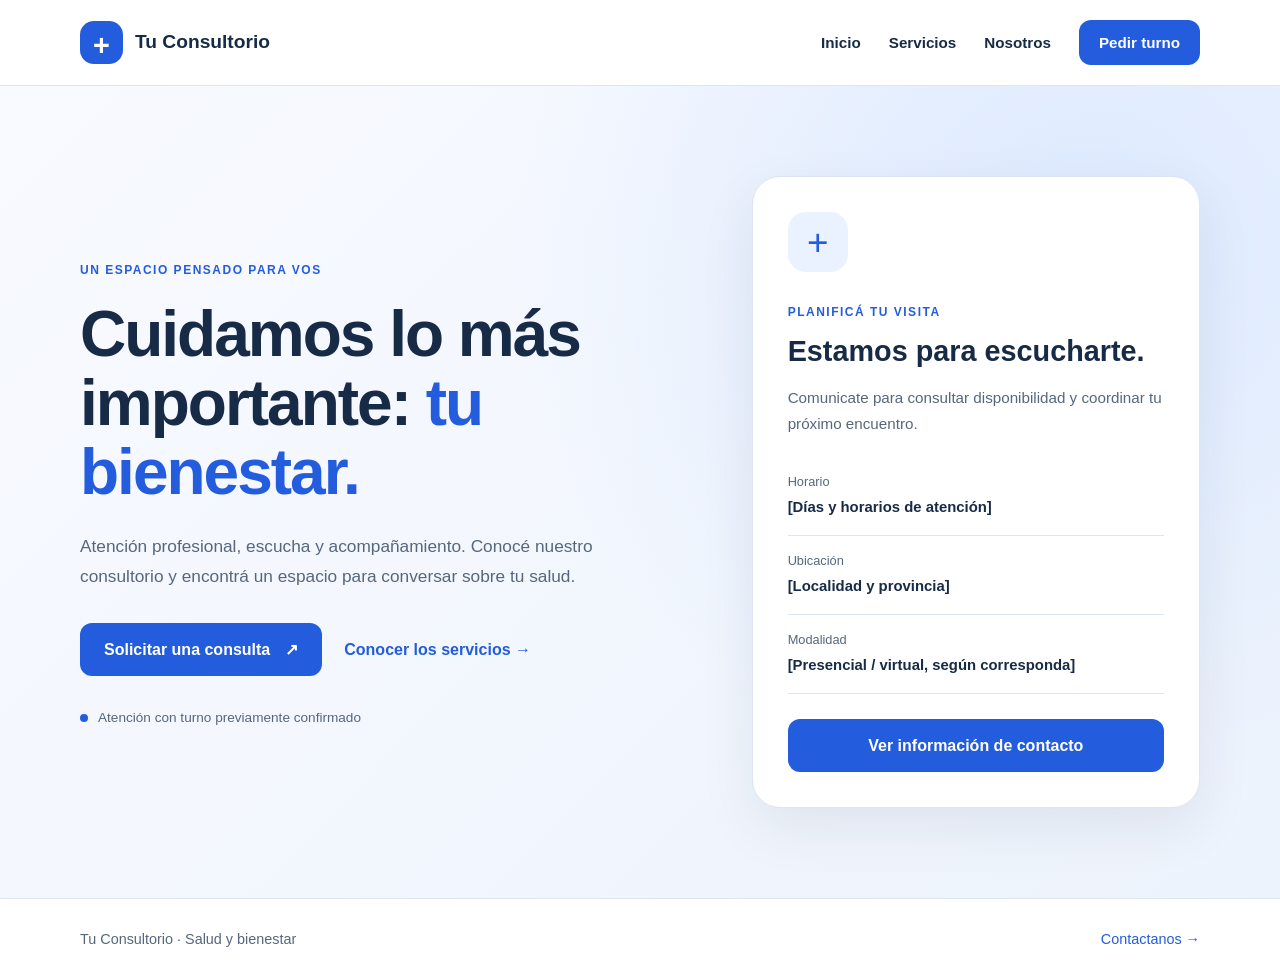
<file: index.html>
<!DOCTYPE html>
<html lang="es">
  <head>
    <meta charset="UTF-8" />
    <meta name="viewport" content="width=device-width, initial-scale=1.0" />

    <title>Inicio | Tu Consultorio</title>

    <link rel="stylesheet" href="./styles.css" />
  </head>

  <body>
    <a class="saltar" href="#contenido">Saltar al contenido</a>

    <header class="encabezado">
      <div class="contenedor navegacion">
        <a class="logo" href="index.html">
          <span class="logo-icono" aria-hidden="true">+</span>
          Tu Consultorio
        </a>

        <nav aria-label="Navegación principal">
          <a href="index.html" aria-current="page">Inicio</a>
          <a href="servicios.html">Servicios</a>
          <a href="nosotros.html">Nosotros</a>
          <a class="boton boton-pequeno" href="contacto.html"> Pedir turno </a>
        </nav>
      </div>
    </header>

    <main id="contenido">
      <section class="inicio">
        <div class="contenedor inicio-contenido">
          <div class="presentacion">
            <span class="etiqueta"> Un espacio pensado para vos </span>

            <h1>
              Cuidamos lo más importante:
              <span>tu bienestar.</span>
            </h1>

            <p>
              Atención profesional, escucha y acompañamiento. Conocé nuestro
              consultorio y encontrá un espacio para conversar sobre tu salud.
            </p>

            <div class="acciones">
              <a class="boton" href="contacto.html">
                Solicitar una consulta
                <span aria-hidden="true">↗</span>
              </a>

              <a class="enlace" href="servicios.html">
                Conocer los servicios →
              </a>
            </div>

            <div class="detalle-inicio">
              <span class="punto" aria-hidden="true"></span>
              Atención con turno previamente confirmado
            </div>
          </div>

          <aside class="tarjeta-inicio" aria-labelledby="titulo-visita">
            <div class="icono-grande" aria-hidden="true">+</div>

            <span class="etiqueta">Planificá tu visita</span>

            <h2 id="titulo-visita">Estamos para escucharte.</h2>

            <p>
              Comunicate para consultar disponibilidad y coordinar tu próximo
              encuentro.
            </p>

            <dl class="datos-visita">
              <div>
                <dt>Horario</dt>
                <dd>[Días y horarios de atención]</dd>
              </div>

              <div>
                <dt>Ubicación</dt>
                <dd>[Localidad y provincia]</dd>
              </div>

              <div>
                <dt>Modalidad</dt>
                <dd>[Presencial / virtual, según corresponda]</dd>
              </div>
            </dl>

            <a class="boton boton-ancho" href="contacto.html">
              Ver información de contacto
            </a>
          </aside>
        </div>
      </section>
    </main>

    <footer class="pie">
      <div class="contenedor pie-contenido">
        <p>Tu Consultorio · Salud y bienestar</p>
        <a href="contacto.html">Contactanos →</a>
      </div>
    </footer>
  </body>
</html>
</file>
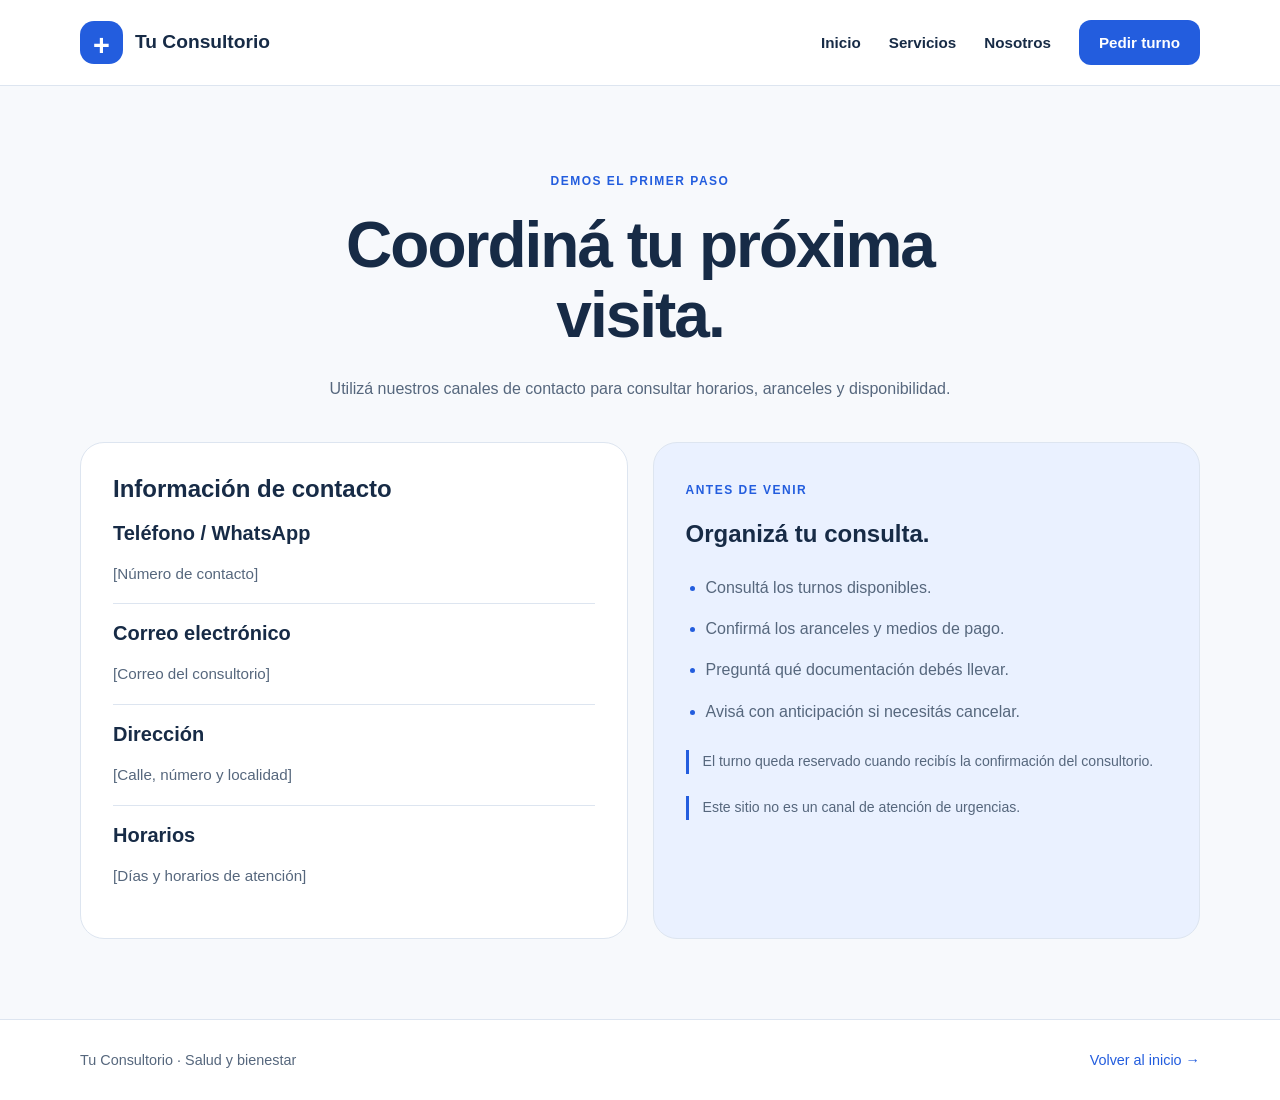
<file: contacto.html>
<!DOCTYPE html>
<html lang="es">
  <head>
    <meta charset="UTF-8" />
    <meta name="viewport" content="width=device-width, initial-scale=1.0" />

    <title>Contacto | Tu Consultorio</title>

    <link rel="stylesheet" href="./styles.css" />
  </head>

  <body>
    <a class="saltar" href="#contenido">Saltar al contenido</a>

    <header class="encabezado">
      <div class="contenedor navegacion">
        <a class="logo" href="index.html">
          <span class="logo-icono" aria-hidden="true">+</span>
          Tu Consultorio
        </a>

        <nav aria-label="Navegación principal">
          <a href="index.html">Inicio</a>
          <a href="servicios.html">Servicios</a>
          <a href="nosotros.html">Nosotros</a>

          <a
            class="boton boton-pequeno"
            href="contacto.html"
            aria-current="page"
          >
            Pedir turno
          </a>
        </nav>
      </div>
    </header>

    <main id="contenido">
      <section class="seccion">
        <div class="contenedor">
          <div class="titulo-seccion">
            <span class="etiqueta">Demos el primer paso</span>

            <h1>Coordiná tu próxima visita.</h1>

            <p>
              Utilizá nuestros canales de contacto para consultar horarios,
              aranceles y disponibilidad.
            </p>
          </div>

          <div class="contacto">
            <article class="tarjeta datos-contacto">
              <h2>Información de contacto</h2>

              <address>
                <div class="dato">
                  <h3>Teléfono / WhatsApp</h3>
                  <p>[Número de contacto]</p>
                </div>

                <div class="dato">
                  <h3>Correo electrónico</h3>
                  <p>[Correo del consultorio]</p>
                </div>

                <div class="dato">
                  <h3>Dirección</h3>
                  <p>[Calle, número y localidad]</p>
                </div>

                <div class="dato">
                  <h3>Horarios</h3>
                  <p>[Días y horarios de atención]</p>
                </div>
              </address>
            </article>

            <article class="tarjeta informacion">
              <span class="etiqueta">Antes de venir</span>

              <h2>Organizá tu consulta.</h2>

              <ul class="lista">
                <li>Consultá los turnos disponibles.</li>
                <li>Confirmá los aranceles y medios de pago.</li>
                <li>Preguntá qué documentación debés llevar.</li>
                <li>Avisá con anticipación si necesitás cancelar.</li>
              </ul>

              <p class="aviso">
                El turno queda reservado cuando recibís la confirmación del
                consultorio.
              </p>

              <p class="aviso">
                Este sitio no es un canal de atención de urgencias.
              </p>
            </article>
          </div>
        </div>
      </section>
    </main>

    <footer class="pie">
      <div class="contenedor pie-contenido">
        <p>Tu Consultorio · Salud y bienestar</p>
        <a href="index.html">Volver al inicio →</a>
      </div>
    </footer>
  </body>
</html>
</file>
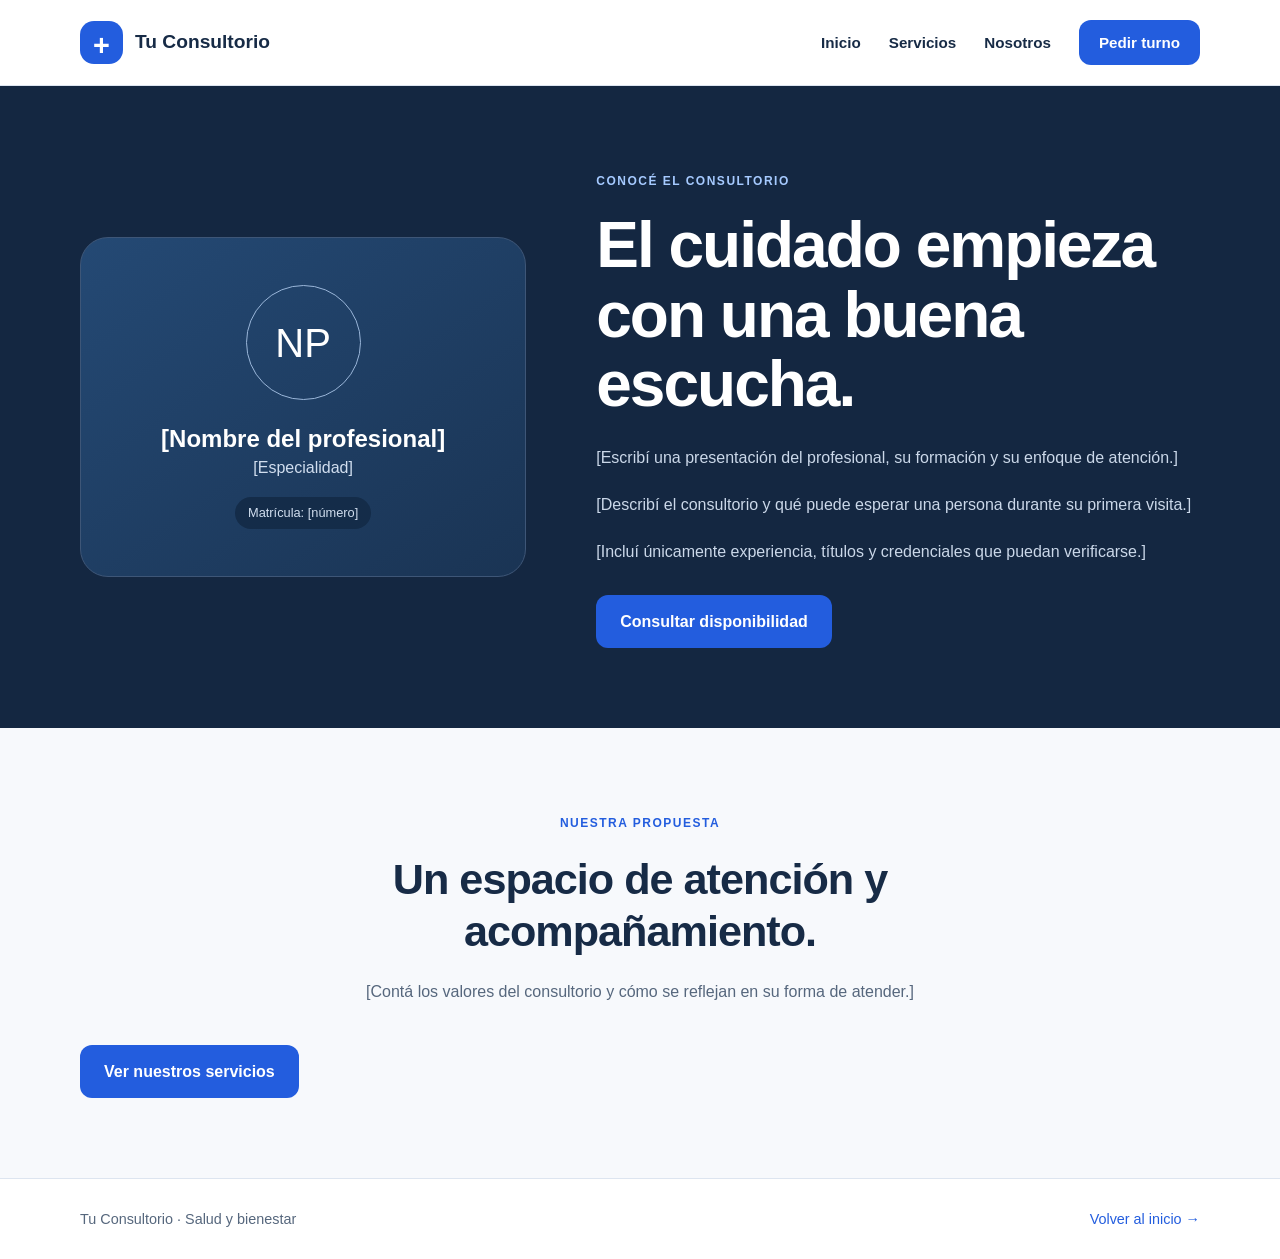
<file: nosotros.html>
<!DOCTYPE html>
<html lang="es">
  <head>
    <meta charset="UTF-8" />
    <meta name="viewport" content="width=device-width, initial-scale=1.0" />

    <title>Nosotros | Tu Consultorio</title>

    <link rel="stylesheet" href="./styles.css" />
  </head>

  <body>
    <a class="saltar" href="#contenido">Saltar al contenido</a>

    <header class="encabezado">
      <div class="contenedor navegacion">
        <a class="logo" href="index.html">
          <span class="logo-icono" aria-hidden="true">+</span>
          Tu Consultorio
        </a>

        <nav aria-label="Navegación principal">
          <a href="index.html">Inicio</a>
          <a href="servicios.html">Servicios</a>
          <a href="nosotros.html" aria-current="page">Nosotros</a>
          <a class="boton boton-pequeno" href="contacto.html"> Pedir turno </a>
        </nav>
      </div>
    </header>

    <main id="contenido">
      <section class="nosotros">
        <div class="contenedor nosotros-contenido">
          <div class="perfil">
            <!-- Reemplazá NP por las iniciales del profesional. -->
            <span class="avatar" aria-hidden="true">NP</span>

            <h2>[Nombre del profesional]</h2>

            <p>[Especialidad]</p>

            <span class="matricula"> Matrícula: [número] </span>
          </div>

          <div class="nosotros-texto">
            <span class="etiqueta">Conocé el consultorio</span>

            <h1>El cuidado empieza con una buena escucha.</h1>

            <p>
              [Escribí una presentación del profesional, su formación y su
              enfoque de atención.]
            </p>

            <p>
              [Describí el consultorio y qué puede esperar una persona durante
              su primera visita.]
            </p>

            <p>
              [Incluí únicamente experiencia, títulos y credenciales que puedan
              verificarse.]
            </p>

            <a class="boton" href="contacto.html"> Consultar disponibilidad </a>
          </div>
        </div>
      </section>

      <section class="seccion">
        <div class="contenedor">
          <div class="titulo-seccion">
            <span class="etiqueta">Nuestra propuesta</span>

            <h2>Un espacio de atención y acompañamiento.</h2>

            <p>
              [Contá los valores del consultorio y cómo se reflejan en su forma
              de atender.]
            </p>
          </div>

          <div class="acciones">
            <a class="boton" href="servicios.html"> Ver nuestros servicios </a>
          </div>
        </div>
      </section>
    </main>

    <footer class="pie">
      <div class="contenedor pie-contenido">
        <p>Tu Consultorio · Salud y bienestar</p>
        <a href="index.html">Volver al inicio →</a>
      </div>
    </footer>
  </body>
</html>
</file>
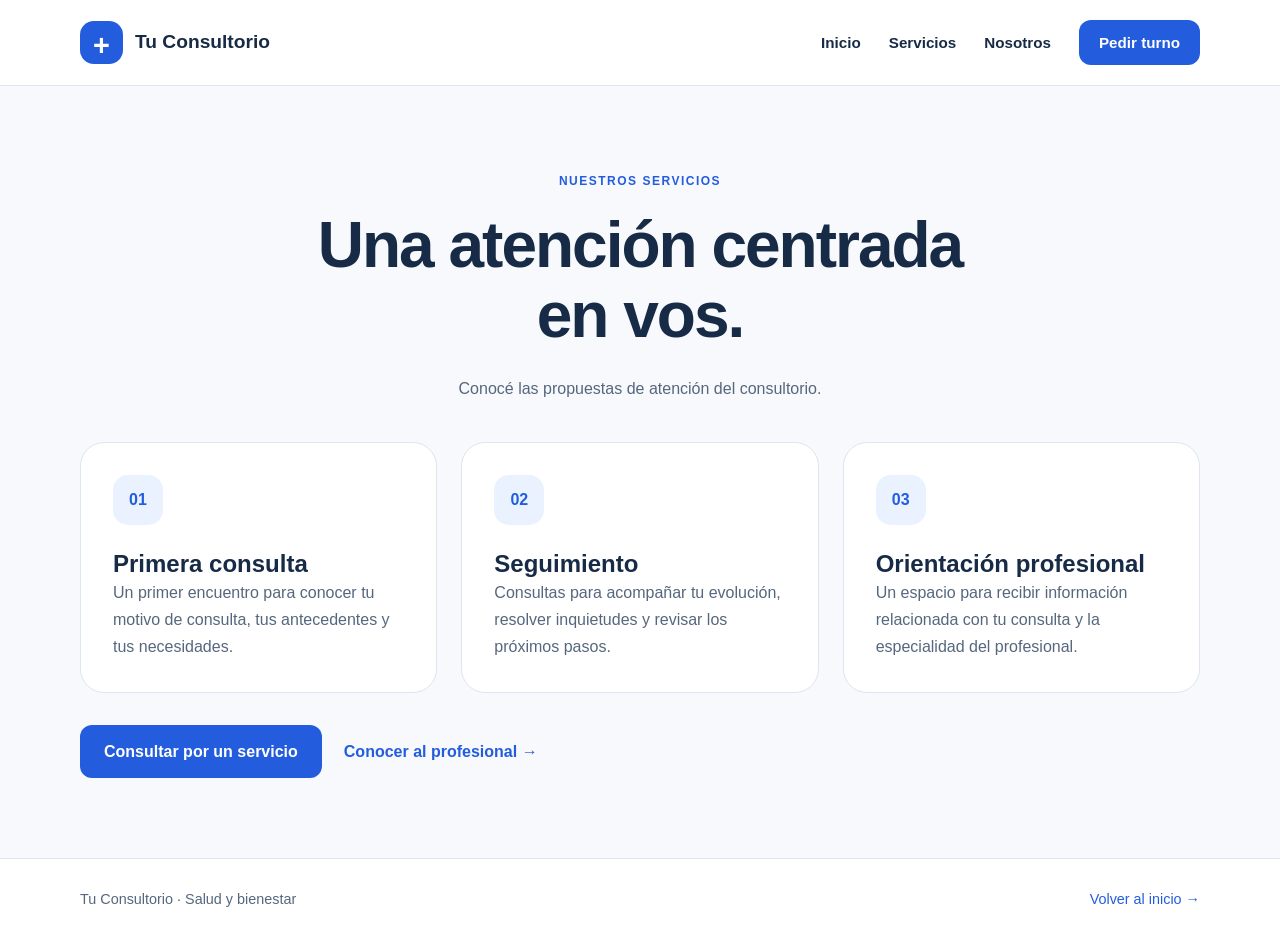
<file: servicios.html>
<!DOCTYPE html>
<html lang="es">
  <head>
    <meta charset="UTF-8" />
    <meta name="viewport" content="width=device-width, initial-scale=1.0" />

    <title>Servicios | Tu Consultorio</title>

    <link rel="stylesheet" href="./styles.css" />
  </head>

  <body>
    <a class="saltar" href="#contenido">Saltar al contenido</a>

    <header class="encabezado">
      <div class="contenedor navegacion">
        <a class="logo" href="index.html">
          <span class="logo-icono" aria-hidden="true">+</span>
          Tu Consultorio
        </a>

        <nav aria-label="Navegación principal">
          <a href="index.html">Inicio</a>
          <a href="servicios.html" aria-current="page">Servicios</a>
          <a href="nosotros.html">Nosotros</a>
          <a class="boton boton-pequeno" href="contacto.html"> Pedir turno </a>
        </nav>
      </div>
    </header>

    <main id="contenido">
      <section class="seccion">
        <div class="contenedor">
          <div class="titulo-seccion">
            <span class="etiqueta">Nuestros servicios</span>

            <h1>Una atención centrada en vos.</h1>

            <p>Conocé las propuestas de atención del consultorio.</p>
          </div>

          <!-- Adaptá los servicios a la especialidad real. -->
          <div class="servicios">
            <article class="tarjeta">
              <span class="numero" aria-hidden="true">01</span>

              <h2>Primera consulta</h2>

              <p>
                Un primer encuentro para conocer tu motivo de consulta, tus
                antecedentes y tus necesidades.
              </p>
            </article>

            <article class="tarjeta">
              <span class="numero" aria-hidden="true">02</span>

              <h2>Seguimiento</h2>

              <p>
                Consultas para acompañar tu evolución, resolver inquietudes y
                revisar los próximos pasos.
              </p>
            </article>

            <article class="tarjeta">
              <span class="numero" aria-hidden="true">03</span>

              <h2>Orientación profesional</h2>

              <p>
                Un espacio para recibir información relacionada con tu consulta
                y la especialidad del profesional.
              </p>
            </article>
          </div>

          <div class="acciones">
            <a class="boton" href="contacto.html">
              Consultar por un servicio
            </a>

            <a class="enlace" href="nosotros.html">
              Conocer al profesional →
            </a>
          </div>
        </div>
      </section>
    </main>

    <footer class="pie">
      <div class="contenedor pie-contenido">
        <p>Tu Consultorio · Salud y bienestar</p>
        <a href="index.html">Volver al inicio →</a>
      </div>
    </footer>
  </body>
</html>
</file>
<file: styles.css>
/* ==================================
   CONFIGURACIÓN GENERAL
================================== */

:root {
  --fondo: #f7f9fc;
  --blanco: #ffffff;
  --texto: #172b46;
  --secundario: #56677d;
  --azul: #235dde;
  --azul-oscuro: #1747b3;
  --azul-claro: #eaf1ff;
  --borde: #dde5f0;
  --radio: 24px;
  --sombra: 0 20px 55px rgba(23, 43, 70, 0.08);
}

* {
  margin: 0;
  padding: 0;
  box-sizing: border-box;
}

html {
  scroll-behavior: smooth;
  scroll-padding-top: 110px;
}

body {
  font-family: "Segoe UI", Arial, sans-serif;
  background: var(--fondo);
  color: var(--texto);
  line-height: 1.7;
}

a {
  color: inherit;
}

h1,
h2,
h3,
h4 {
  line-height: 1.2;
}

p {
  overflow-wrap: anywhere;
}

.contenedor {
  width: min(1120px, 90%);
  margin-inline: auto;
}

.saltar {
  position: absolute;
  top: -120px;
  left: 20px;
  z-index: 100;
  padding: 12px 20px;
  border-radius: 10px;
  background: white;
}

.saltar:focus {
  top: 12px;
}

:focus-visible {
  outline: 3px solid #b45309;
  outline-offset: 5px;
}

/* ==================================
   NAVEGACIÓN
================================== */

.encabezado {
  position: sticky;
  top: 0;
  z-index: 20;
  background: rgba(255, 255, 255, 0.96);
  border-bottom: 1px solid var(--borde);
  backdrop-filter: blur(12px);
}

.navegacion {
  min-height: 85px;
  display: flex;
  justify-content: space-between;
  align-items: center;
  gap: 24px;
}

.logo {
  display: flex;
  align-items: center;
  gap: 12px;
  text-decoration: none;
  font-size: 1.2rem;
  font-weight: 800;
}

.logo-icono {
  width: 43px;
  height: 43px;
  display: grid;
  place-items: center;
  background: var(--azul);
  color: white;
  border-radius: 14px;
  font-size: 1.8rem;
}

nav {
  display: flex;
  align-items: center;
  gap: 28px;
}

nav a {
  text-decoration: none;
  font-size: 0.95rem;
  font-weight: 600;
}

nav a:not(.boton):hover {
  color: var(--azul);
}

/* ==================================
   BOTONES
================================== */

.boton {
  display: inline-flex;
  justify-content: center;
  align-items: center;
  gap: 15px;
  min-height: 50px;
  padding: 13px 24px;
  border-radius: 12px;
  background: var(--azul);
  color: white;
  text-decoration: none;
  text-align: center;
  font-weight: 700;
  transition:
    background 0.2s ease,
    transform 0.2s ease;
}

.boton:hover {
  background: var(--azul-oscuro);
  transform: translateY(-3px);
}

.boton-pequeno {
  min-height: 44px;
  padding: 10px 20px;
}

.boton-ancho {
  width: 100%;
}

.enlace {
  color: var(--azul);
  font-weight: 700;
  text-decoration: none;
}

.enlace:hover {
  text-decoration: underline;
}

/* ==================================
   SECCIÓN DE INICIO
================================== */

.inicio {
  padding: 90px 0;
  background:
    radial-gradient(
      circle at 85% 20%,
      #dce9ff,
      transparent 45%
    ),
    linear-gradient(135deg, #f8faff, #edf3fc);
}

.inicio-contenido {
  display: grid;
  grid-template-columns: 1.15fr 0.85fr;
  gap: 65px;
  align-items: center;
}

.inicio-contenido > *,
.nosotros-contenido > *,
.contacto > *,
.servicios > * {
  min-width: 0;
}

.etiqueta {
  display: inline-block;
  margin-bottom: 20px;
  color: var(--azul);
  font-size: 0.75rem;
  font-weight: 800;
  letter-spacing: 1.5px;
  text-transform: uppercase;
}

h1 {
  margin-bottom: 25px;
  font-size: clamp(2.5rem, 5vw, 4.3rem);
  letter-spacing: -2px;
  line-height: 1.08;
}

h1 span {
  color: var(--azul);
}

.presentacion > p {
  max-width: 540px;
  color: var(--secundario);
  font-size: 1.08rem;
}

.acciones {
  display: flex;
  align-items: center;
  flex-wrap: wrap;
  gap: 22px;
  margin-top: 32px;
}

.detalle-inicio {
  display: flex;
  align-items: center;
  gap: 10px;
  margin-top: 30px;
  color: var(--secundario);
  font-size: 0.85rem;
}

.punto {
  width: 8px;
  height: 8px;
  flex-shrink: 0;
  border-radius: 50%;
  background: var(--azul);
}

/* ==================================
   TARJETA PRINCIPAL
================================== */

.tarjeta-inicio {
  padding: 35px;
  border: 1px solid var(--borde);
  border-radius: 28px;
  background: var(--blanco);
  box-shadow: var(--sombra);
}

.icono-grande {
  display: grid;
  place-items: center;
  width: 60px;
  height: 60px;
  margin-bottom: 25px;
  border-radius: 18px;
  background: var(--azul-claro);
  color: var(--azul);
  font-size: 2.3rem;
}

.tarjeta-inicio .etiqueta {
  margin-bottom: 12px;
}

.tarjeta-inicio h2 {
  margin-bottom: 16px;
  font-size: 1.8rem;
}

.tarjeta-inicio > p {
  color: var(--secundario);
  font-size: 0.95rem;
}

.datos-visita {
  margin: 20px 0 25px;
}

.datos-visita div {
  padding: 14px 0;
  border-bottom: 1px solid var(--borde);
}

.datos-visita dt {
  margin-bottom: 3px;
  color: var(--secundario);
  font-size: 0.8rem;
}

.datos-visita dd {
  font-size: 0.93rem;
  font-weight: 600;
  overflow-wrap: anywhere;
}

/* ==================================
   SECCIONES Y SERVICIOS
================================== */

.seccion {
  padding: 80px 0;
}

.titulo-seccion {
  max-width: 650px;
  margin: 0 auto 40px;
  text-align: center;
}

.titulo-seccion h2,
.nosotros-texto h2 {
  margin-bottom: 20px;
  font-size: clamp(1.9rem, 3.5vw, 2.7rem);
  letter-spacing: -1px;
}

.titulo-seccion p {
  color: var(--secundario);
}

.servicios {
  display: grid;
  grid-template-columns: repeat(3, 1fr);
  gap: 24px;
}

.tarjeta {
  padding: 32px;
  border: 1px solid var(--borde);
  border-radius: var(--radio);
  background: var(--blanco);
}

.servicios .tarjeta {
  transition:
    transform 0.25s ease,
    box-shadow 0.25s ease;
}

.servicios .tarjeta:hover {
  transform: translateY(-7px);
  box-shadow: var(--sombra);
}

.numero {
  display: inline-grid;
  place-items: center;
  width: 50px;
  height: 50px;
  margin-bottom: 25px;
  border-radius: 15px;
  background: var(--azul-claro);
  color: var(--azul);
  font-weight: 800;
}

.tarjeta h3 {
  margin-bottom: 16px;
  font-size: 1.25rem;
}

.tarjeta p {
  color: var(--secundario);
}

/* ==================================
   NOSOTROS
================================== */

.nosotros {
  padding: 80px 0;
  background: #142741;
  color: white;
}

.nosotros-contenido {
  display: grid;
  grid-template-columns: 0.85fr 1.15fr;
  align-items: center;
  gap: 70px;
}

.perfil {
  min-height: 340px;
  display: flex;
  flex-direction: column;
  justify-content: center;
  align-items: center;
  padding: 35px;
  border: 1px solid #3e5677;
  border-radius: 28px;
  background: linear-gradient(145deg, #244974, #1a3454);
  text-align: center;
}

.avatar {
  width: 115px;
  height: 115px;
  display: grid;
  place-items: center;
  margin-bottom: 25px;
  border: 1px solid #9ab6d9;
  border-radius: 50%;
  font-size: 2.5rem;
  font-weight: 300;
}

.perfil h3 {
  margin-bottom: 10px;
}

.perfil p {
  color: #d1deef;
}

.matricula {
  margin-top: 16px;
  padding: 5px 13px;
  border-radius: 20px;
  background: #142c49;
  color: #d1deef;
  font-size: 0.8rem;
}

.nosotros-texto .etiqueta {
  color: #a6caff;
}

.nosotros-texto p {
  margin-bottom: 20px;
  color: #cbd8e9;
}

.nosotros-texto .boton {
  margin-top: 10px;
}

/* ==================================
   CONTACTO
================================== */

.contacto {
  display: grid;
  grid-template-columns: 1fr 1fr;
  gap: 25px;
}

address {
  font-style: normal;
}

.dato {
  padding: 17px 0;
  border-bottom: 1px solid var(--borde);
}

.dato:last-child {
  border-bottom: none;
}

.dato h4 {
  margin-bottom: 6px;
  font-size: 0.9rem;
}

.dato p {
  font-size: 0.95rem;
}

.informacion {
  background: var(--azul-claro);
}

.lista {
  padding-left: 20px;
  margin: 25px 0;
  color: var(--secundario);
}

.lista li {
  margin-bottom: 14px;
}

.lista li::marker {
  color: var(--azul);
}

.aviso {
  margin-top: 22px;
  padding-left: 14px;
  border-left: 3px solid var(--azul);
  font-size: 0.88rem;
}

/* ==================================
   PIE DE PÁGINA
================================== */

.pie {
  padding: 28px 0;
  border-top: 1px solid var(--borde);
  background: var(--blanco);
}

.pie-contenido {
  display: flex;
  justify-content: space-between;
  align-items: center;
  flex-wrap: wrap;
  gap: 15px;
  color: var(--secundario);
  font-size: 0.9rem;
}

.pie a {
  color: var(--azul);
  text-decoration: none;
}

.pie a:hover {
  text-decoration: underline;
}

/* ==================================
   ADAPTACIÓN A CELULARES
================================== */

@media (max-width: 800px) {
  html {
    scroll-padding-top: 160px;
  }

  .navegacion {
    flex-direction: column;
    padding: 16px 0;
    gap: 16px;
  }

  nav {
    justify-content: center;
    flex-wrap: wrap;
    gap: 15px 22px;
  }

  .inicio {
    padding: 55px 0;
  }

  .inicio-contenido,
  .nosotros-contenido,
  .contacto {
    grid-template-columns: 1fr;
    gap: 35px;
  }

  .servicios {
    grid-template-columns: 1fr;
    gap: 20px;
  }

  .seccion,
  .nosotros {
    padding: 55px 0;
  }

  h1 {
    letter-spacing: -1px;
  }

  .tarjeta-inicio,
  .tarjeta {
    padding: 27px;
  }

  .perfil {
    min-height: 300px;
  }

  .pie-contenido {
    justify-content: center;
    text-align: center;
  }
}

@media (max-width: 400px) {
  .acciones {
    align-items: stretch;
    flex-direction: column;
  }

  .acciones .enlace {
    text-align: center;
  }

  .logo {
    font-size: 1.1rem;
  }

  nav {
    gap: 12px;
  }

  nav a {
    font-size: 0.85rem;
  }
}

/* ==================================
   MOVIMIENTO REDUCIDO
================================== */

@media (prefers-reduced-motion: reduce) {
  html {
    scroll-behavior: auto;
  }

  *,
  *::before,
  *::after {
    transition: none !important;
    animation: none !important;
  }

  .boton:hover,
  .servicios .tarjeta:hover {
    transform: none;
  }
}
</file>
